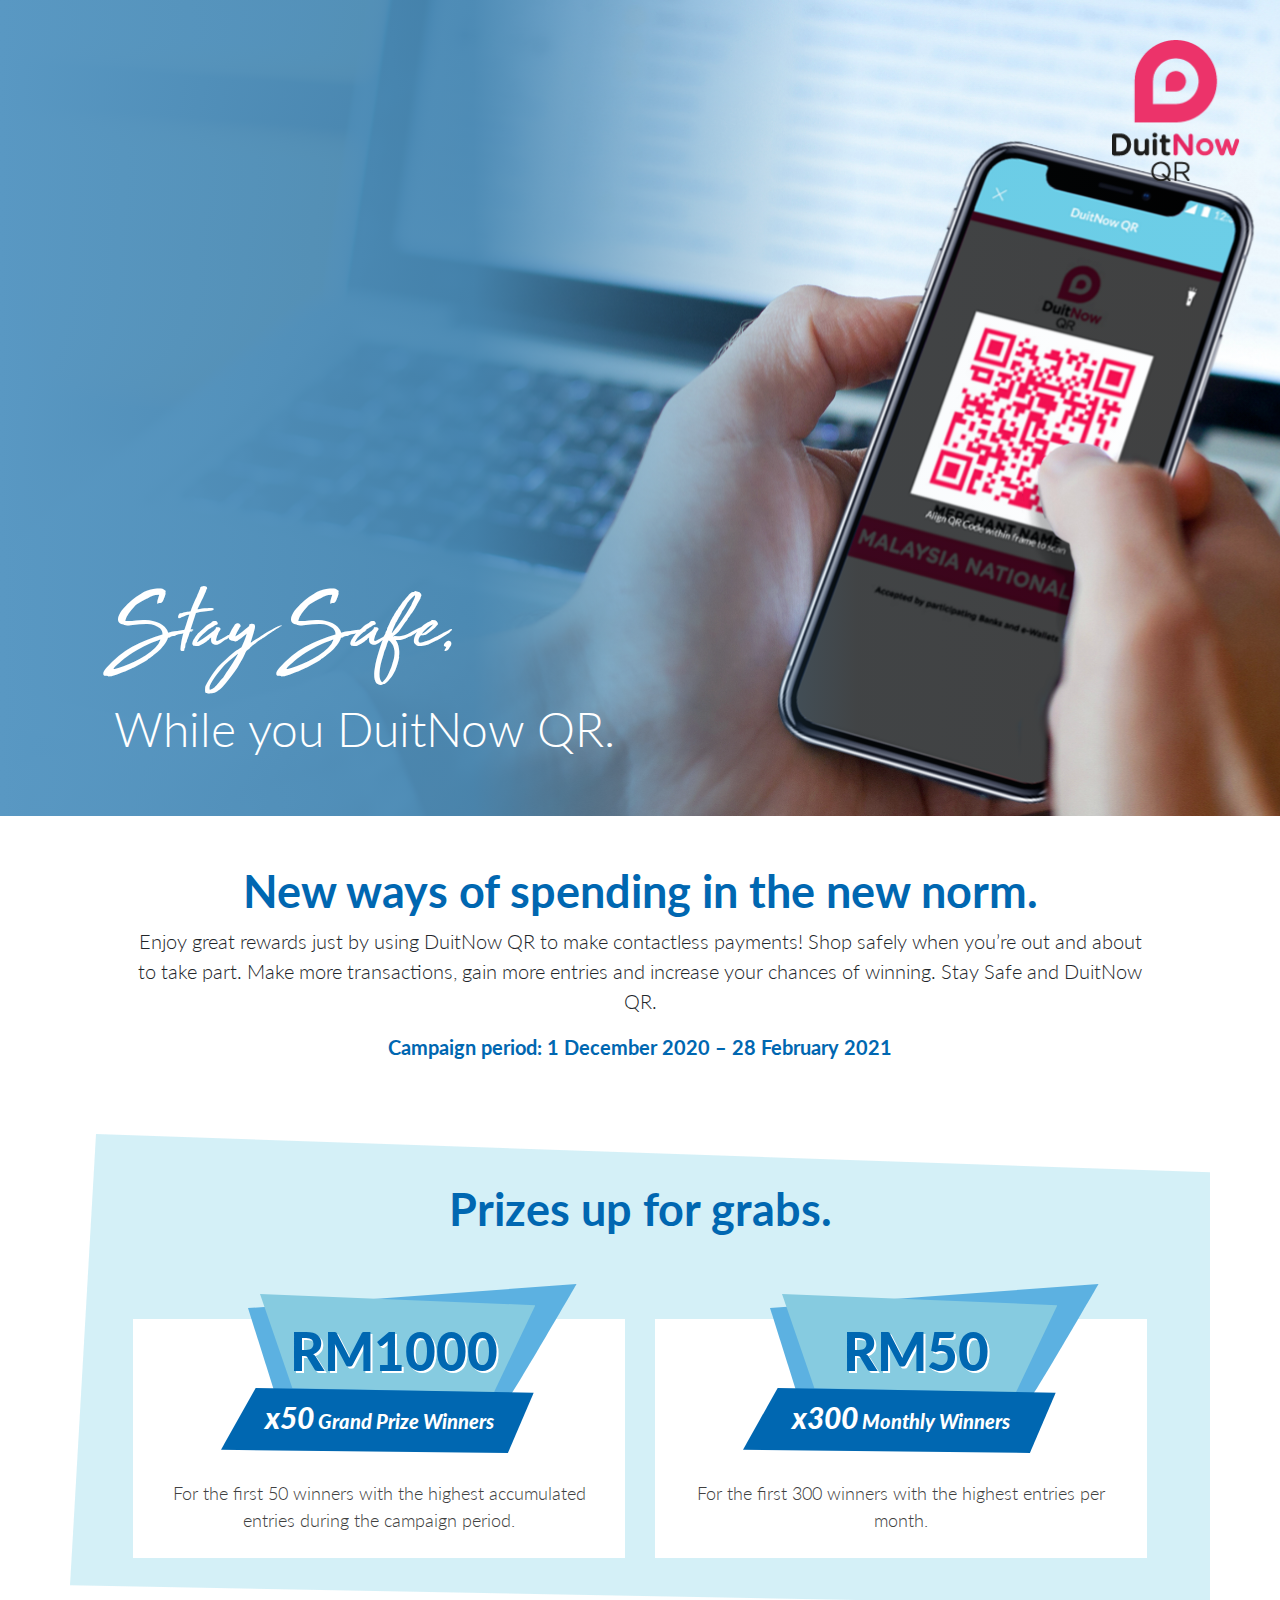
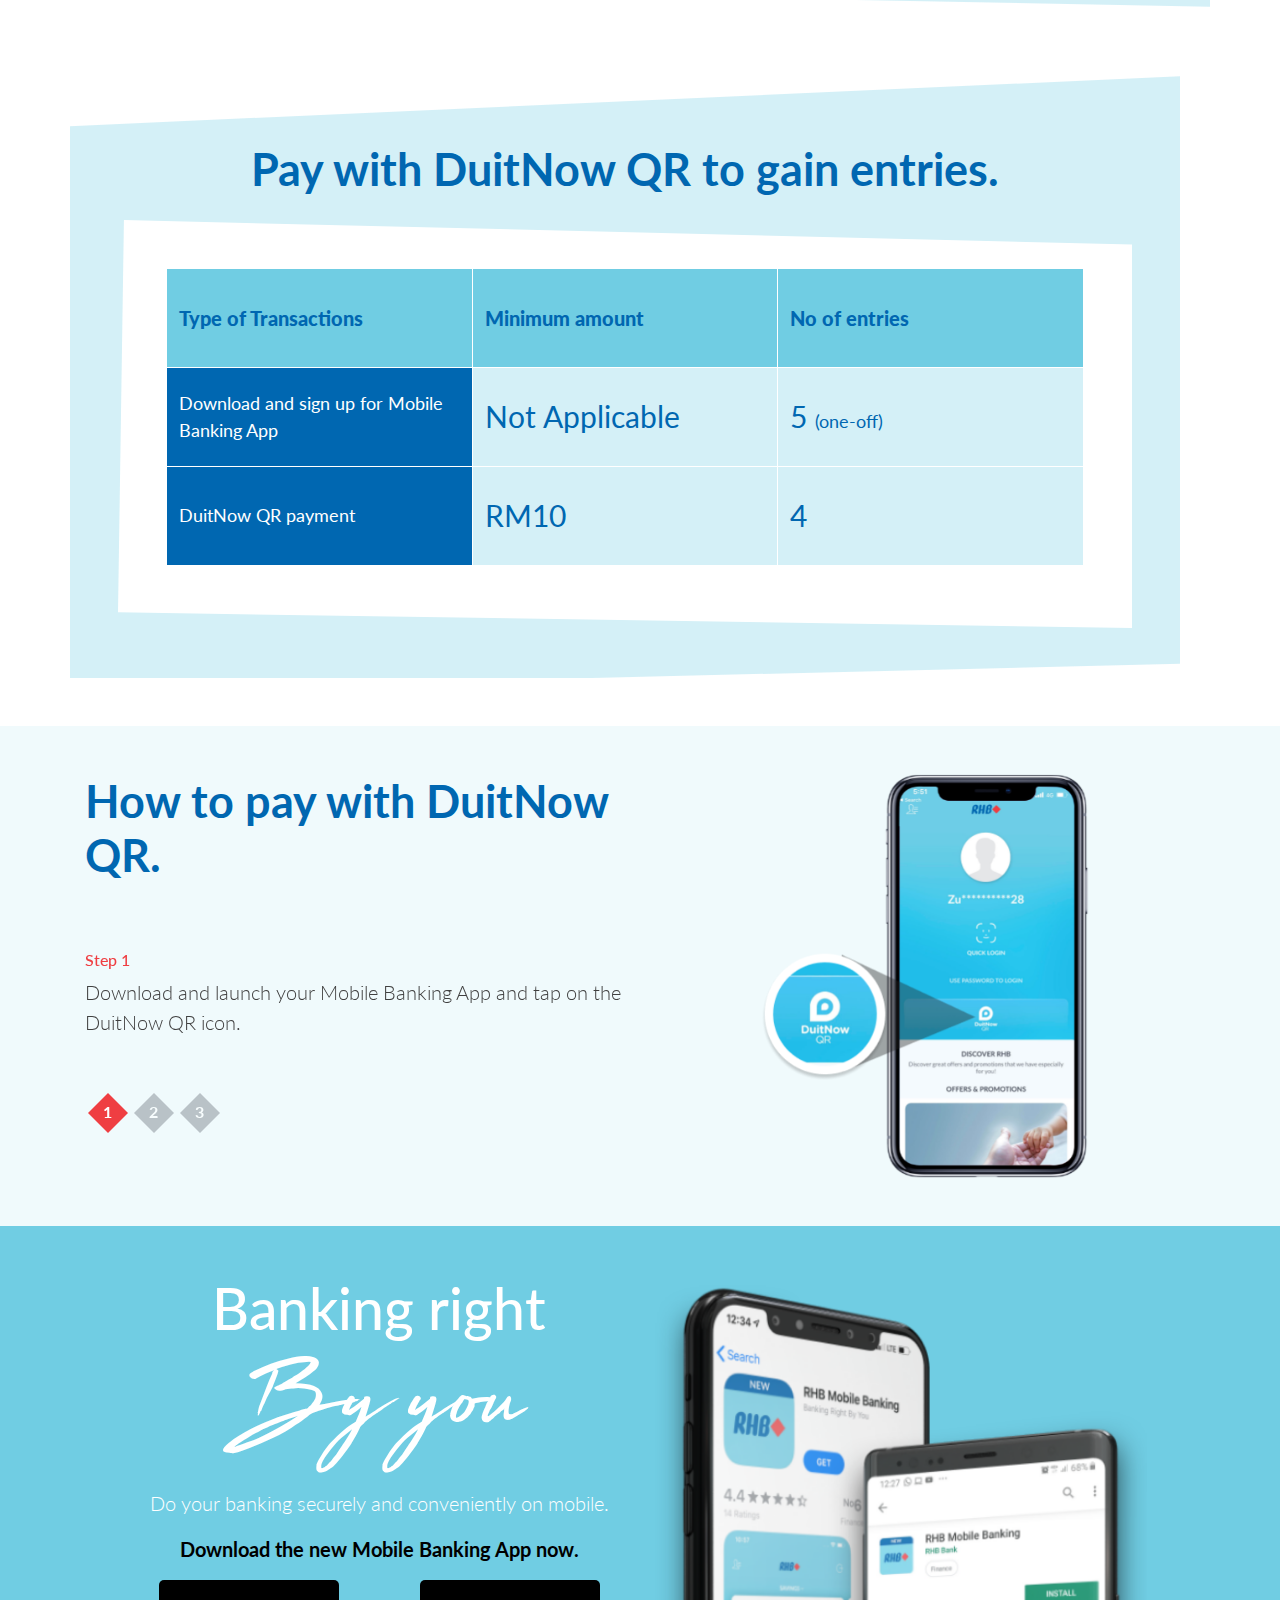
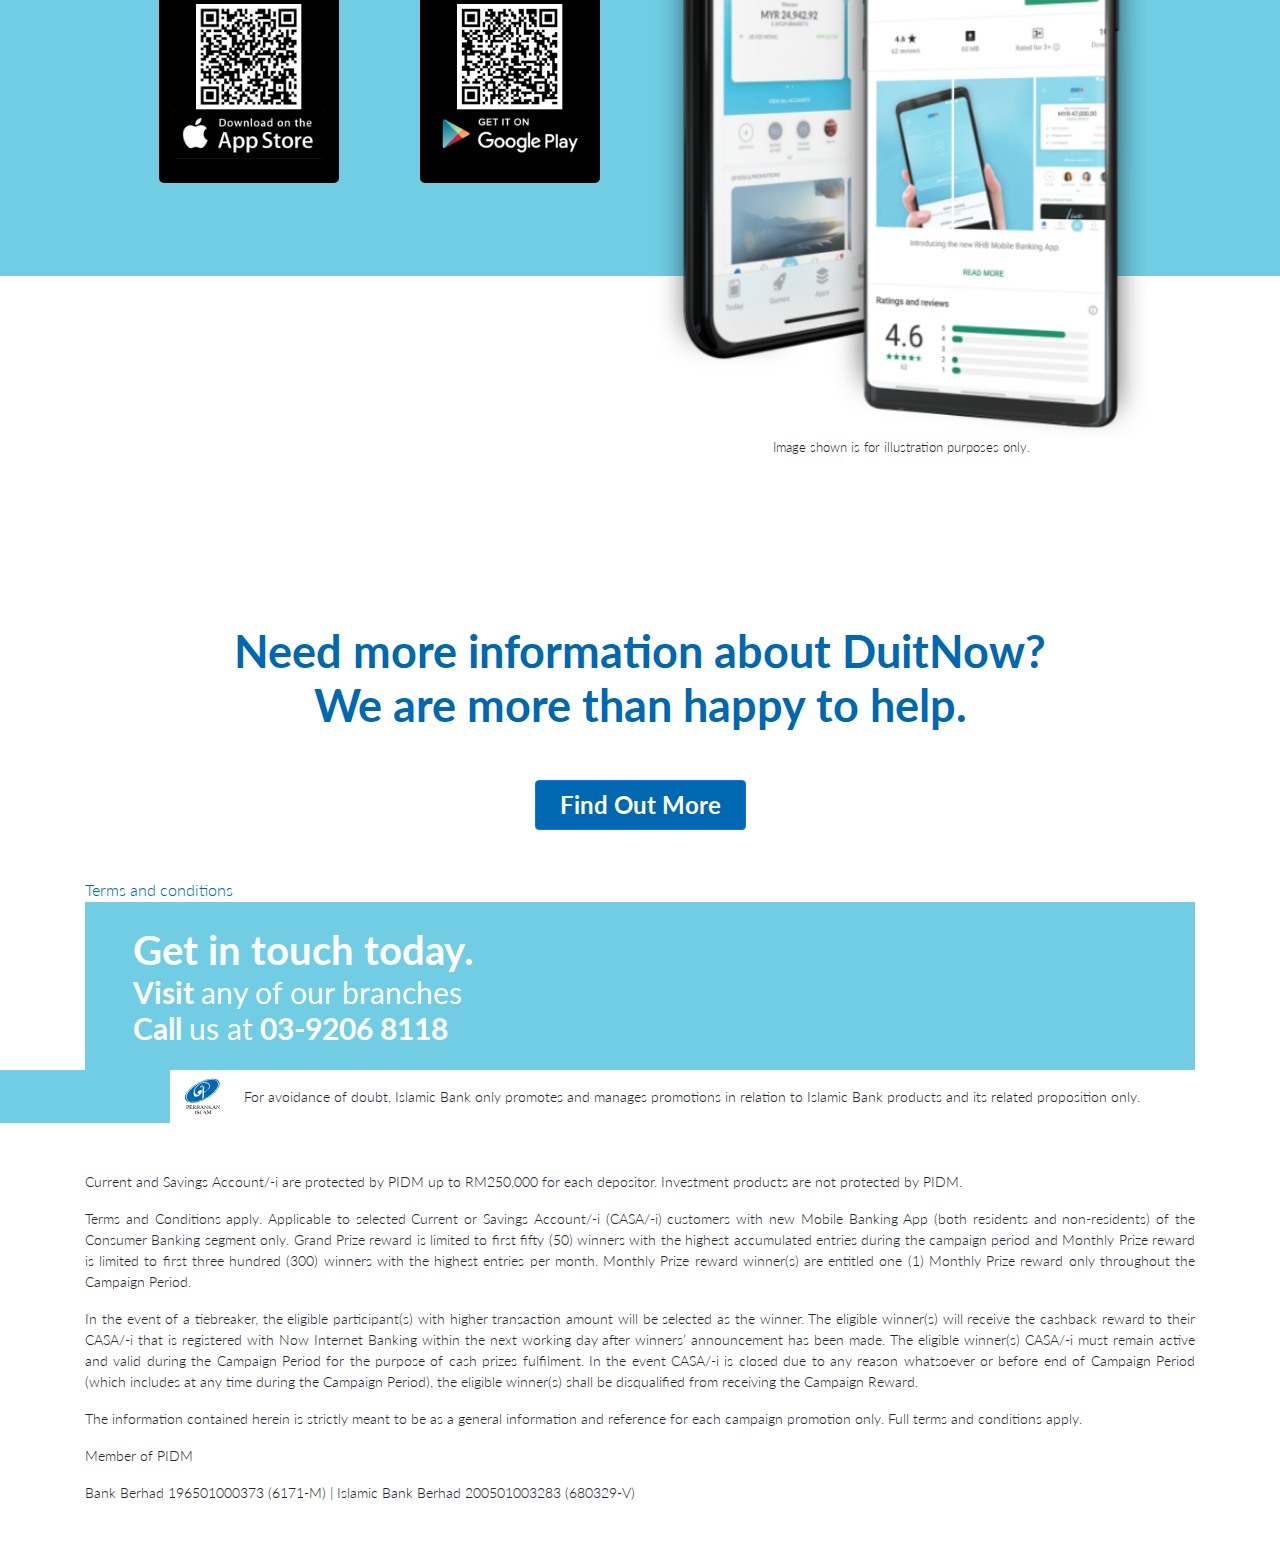
<file: index.html>
<!DOCTYPE html>
<html lang="en">
<head>
    <meta charset="UTF-8">
    <meta http-equiv="X-UA-Compatible" content="IE=edge">
    <meta name="viewport" content="width=device-width, initial-scale=1.0">
    <link href="https://fonts.googleapis.com/css2?family=Lato:ital,wght@0,300;0,400;0,700;1,900&display=swap" rel="stylesheet">
    <link rel="stylesheet" href="css/bootstrap.min.css">
    <link rel="stylesheet" href="css/custom.css">
    <title>EDM RHB</title>
</head>
<body>

    <section class="hero">
        <img class="img-fluid" src="images/Group_74547.png" alt="DuitNow">
        <div class="d-flex flex-column justify-content-end ml-md-4">
            <h1 class="title mb-0">Stay Safe,</h1>
            <h4 class="subtitle">While you DuitNow QR.</h4>
        </div>
    </section>
    <section>
        <div class="container">
            <div class="row text-center p-2 p-md-5 mb-5 mb-md-2">
                <div class="col-md-12">
                    <h3 class="section-title">New ways of spending in the new norm.</h3>
                    <p> Enjoy great rewards just by using DuitNow QR to make contactless payments! Shop safely when you’re out and about to take part. Make more transactions, gain more entries and increase your chances of winning. Stay Safe and DuitNow QR.</p>
                    <p class="font-weight-bold text-primary"> Campaign period: 1 December 2020 – 28 February 2021</p>
                </div>
            </div>
        </div>
    </section>
    <section id="bg" class="mx-2 mx-sm-4 mx-md-auto">
        <div class="container">
            <div id="prizes" class="row text-center p-2 p-md-5 mb-5">
                <div class="col-md-12">
                    <h3 class="section-title mb-5">Prizes up for grabs.</h3>
                </div>
                <div class="col-md-6">
                    <div class="prizes-details">
                        <svg class="shape1" xmlns="http://www.w3.org/2000/svg" width="328.563" height="116.074" viewBox="0 0 328.563 116.074">
                            <path id="Path_25348" data-name="Path 25348" d="M0,24.092,328.563,0s-67.3,116.074-69.721,116.074-231.429-5.135-231.429-5.135Z" transform="translate(0 0.001)" fill="#5cb1e1"/>
                          </svg>
                          <svg class="shape2" xmlns="http://www.w3.org/2000/svg" width="275.397" height="98.354" viewBox="0 0 275.397 98.354">
                            <path id="Path_25350" data-name="Path 25350" d="M12.846,12.061l32.4,94.334,201.557,4.02,41.441-87.148Z" transform="translate(-12.846 -12.061)" fill="#86cbe0"/>
                          </svg>
                          <h4 class="amount">RM1000</h4>
                          <svg class="shape3" xmlns="http://www.w3.org/2000/svg" width="312.716" height="65.005" viewBox="0 0 312.716 65.005">
                            <path id="Path_25349" data-name="Path 25349" d="M139.4,30.058l278.039,4.656-25.82,60.349-286.9-3.2Z" transform="translate(-104.726 -30.058)" fill="#0067b1"/>
                          </svg>
                          <p class="winners"><span>x50</span> Grand Prize Winners</p>
                          <p class="p-2 py-md-4 px-md-3 others">For the first 50 winners with the highest accumulated entries during the campaign period.</p>
                    </div>
                </div>
                <div class="col-md-6">
                    <div class="prizes-details">
                        <svg class="shape1" xmlns="http://www.w3.org/2000/svg" width="328.563" height="116.074" viewBox="0 0 328.563 116.074">
                            <path id="Path_25348" data-name="Path 25348" d="M0,24.092,328.563,0s-67.3,116.074-69.721,116.074-231.429-5.135-231.429-5.135Z" transform="translate(0 0.001)" fill="#5cb1e1"/>
                          </svg>
                          <svg class="shape2" xmlns="http://www.w3.org/2000/svg" width="275.397" height="98.354" viewBox="0 0 275.397 98.354">
                            <path id="Path_25350" data-name="Path 25350" d="M12.846,12.061l32.4,94.334,201.557,4.02,41.441-87.148Z" transform="translate(-12.846 -12.061)" fill="#86cbe0"/>
                          </svg>
                          <h4 class="amount">RM50</h4>
                          <svg class="shape3" xmlns="http://www.w3.org/2000/svg" width="312.716" height="65.005" viewBox="0 0 312.716 65.005">
                            <path id="Path_25349" data-name="Path 25349" d="M139.4,30.058l278.039,4.656-25.82,60.349-286.9-3.2Z" transform="translate(-104.726 -30.058)" fill="#0067b1"/>
                          </svg>
                          <p class="winners"><span>x300</span> Monthly Winners</p>
                          <p class="p-2 py-md-4 px-md-3 others">For the first 300 winners with the highest entries per month.</p>
                    </div>
                </div>
            </div>
            <div id="entries" class="row mb-0 mb-md-5 p-2 p-md-5 mb-5 justify-content-center">
                <div class="col-md-12 text-center">
                    <h3 class="section-title my-2 my-md-4">Pay with DuitNow QR to gain entries.</h3>
                </div>
                <div class="table-responsive col-auto p-md-5">
                    <table class="table table-bordered align-middle">
                        <thead>
                            <tr>
                                <th>Type of Transactions</th>
                                <th>Minimum amount</th>
                                <th>No of entries</th>
                            </tr>
                        </thead>
                        <tbody>
                            <tr>
                                <th>Download and sign up for  Mobile Banking App </th>
                                <td>Not Applicable</td>
                                <td>5 <span>(one-off)</span> </td>
                            </tr>
                            <tr>
                                <th>DuitNow QR payment</th>
                                <td>RM10</td>
                                <td>4</td>
                            </tr>
                        </tbody>
                    </table>
                </div>
            </div>
        </div>
    </section>
    <section id="paywith" class="p-5 d-none d-md-block">
        <div class="container">
            <div class="row">
                <div class="col-md-6">
                    <h3 class="section-title mb-md-2 mb-lg-5">How to pay with DuitNow QR.</h3>
                    <div>
                        <div id="carouselExampleCaptions" class="carousel slide" data-ride="carousel">
                            <div class="carousel-inner">
                                <div class="carousel-item active">
                                    <div class="carousel-caption d-none d-md-block">
                                        <h6>Step 1</h6>
                                        <p>Download and launch your  Mobile Banking App and tap on the DuitNow QR icon.</p>
                                    </div>
                                </div>
                                <div class="carousel-item">
                                    <div class="carousel-caption d-none d-md-block">
                                        <h6>Step 2</h6>
                                        <p>Download and launch your  Mobile Banking App and tap on the DuitNow QR icon.</p>
                                    </div>
                                </div>
                                <div class="carousel-item">
                                    <div class="carousel-caption d-none d-md-block">
                                        <h6>Step 3</h6>
                                        <p>Download and launch your  Mobile Banking App and tap on the DuitNow QR icon.</p>
                                    </div>
                                </div>
                            </div>
                            <ol class="carousel-indicators">
                              <li data-target="#carouselExampleCaptions" data-slide-to="0" class="active">
                                  <p>1</p>
                                </li>
                              <li data-target="#carouselExampleCaptions" data-slide-to="1">
                                <p>2</p>
                            </li>
                              <li data-target="#carouselExampleCaptions" data-slide-to="2">
                                <p>3</p>
                            </li>
                            </ol>
                        </div>
                    </div>
                </div>
                <div class="col-md-6">
                    <img class="img-fluid" src="images/pay-qr-step1.png" alt="Pay QR Step1">
                </div>
            </div>
        </div>
    </section>
    <section id="mobileapp">
        <div class="container">
            <div class="row p-5 text-center">
                <div class="col-sm-6">
                    <div class="app-details">
                        <h1 id="banking-right">Banking right</h1>
                        <h1 id="by-you">By you</h1>
                        <p id="secure">Do your banking securely and conveniently on mobile.</p>
                        <p id="download">Download the new Mobile Banking App now.</p>
                    </div>
                    <div class="row justify-content-md-around">
                        <div class="col-6 col-md-6 qr py-0 px-1 py-md-4 px-md-2">
                            <img class="d-none d-lg-block m-auto" src="images/ios_QR.png" alt="">
                            <img class="img-fluid" src="images/Mask_Group_10.png" alt="">
                        </div>
                        <div class="col-6 col-md-6 qr py-0 px-1 py-md-4 px-md-2">
                            <img class="d-none d-lg-block m-auto" src="images/android_QR_code.png" alt="">
                            <img class="img-fluid" src="images/Mask_Group_11.png" alt="">
                        </div>
                    </div>
                </div>
                <div class="col-sm-6">
                    <img class="img-fluid" src="images/Mask_Group_2.png" alt="Pay QR Step1">
                    <p id="purpose">Image shown is for illustration purposes only.</p>
                </div>
            </div>
        </div>
    </section>
    <section id="information">
        <div class="container">
            <div class="row text-center p-4 p-md-5">
                <div class="col-md-12">
                    <h3 class="section-title mb-0 d-none d-md-block">Need more information about DuitNow?</h3>
                    <h3 class="section-title mb-5 d-none d-md-block">We are more than happy to help.</h3>
                    <h3 class="section-title mb-4 d-block d-md-none">Pay with DuitNow QR today.</h3>
                    <a href="#" class="btn btn-primary px-4">Find Out More</a>
                </div>
            </div>
        </div>
    </section>
    <section id="terms">
        <div class="container">
            <div class="row">
                <div class="col-md-12">
                    <p class="p-terms mb-0">Terms and conditions </p>
                    <div class="contact py-4 px-5">
                        <h3>Get in touch today.</h3>
                        <h3>Visit <span>any of our branches</span></h3>
                        <h3>Call <span>us at</span> 03-9206 8118</h3>
                    </div>
                    <div class="d-flex">
                        <img src="images/Group 12587.svg" alt="">
                        <p class="ml-4 mt-3">For avoidance of doubt,  Islamic Bank only promotes and manages promotions in relation to Islamic Bank products and its related proposition only.</p>
                    </div>
                </div>
            </div>
            <div class="row py-md-5">
                <div class="col-md-12">
                    <p>Current and Savings Account/-i are protected by PIDM up to RM250,000 for each depositor. Investment products are not protected by PIDM.</p>
    
                    <p>Terms and Conditions apply. Applicable to selected Current or Savings Account/-i (CASA/-i) customers with new Mobile Banking App (both residents and non-residents) of the Consumer Banking segment only. Grand Prize reward is limited to first fifty (50) winners with the highest accumulated entries during the campaign period and Monthly Prize reward is limited to first three hundred (300) winners with the highest entries per month. Monthly Prize reward winner(s) are entitled one (1) Monthly Prize reward only throughout the Campaign Period.</p> 
                
                    <p>In the event of a tiebreaker, the eligible participant(s) with higher transaction amount will be selected as the winner. The eligible winner(s) will receive the cashback reward to their CASA/-i that is registered with  Now Internet Banking within the next working day after winners’ announcement has been made. The eligible winner(s) CASA/-i must remain active and valid during the Campaign Period for the purpose of cash prizes fulfilment. In the event CASA/-i is closed due to any reason whatsoever or before end of Campaign Period (which includes at any time during the Campaign Period), the eligible winner(s) shall be disqualified from receiving the Campaign Reward.</p>
                
                    <p>The information contained herein is strictly meant to be as a general information and reference for each campaign promotion only. Full terms and conditions apply.</p>
                    
                    <p>Member of PIDM</p> 
                    <p>Bank Berhad 196501000373 (6171-M) | Islamic Bank Berhad 200501003283 (680329-V)
                    </p>
                </div>
            </div>
        </div>
    </section>

    <script src="js/jquery/jquery-3.6.0.min.js"></script>
    <script src="js/bootstrap/bootstrap.min.js"></script>
    
</body>
</html>
</file>
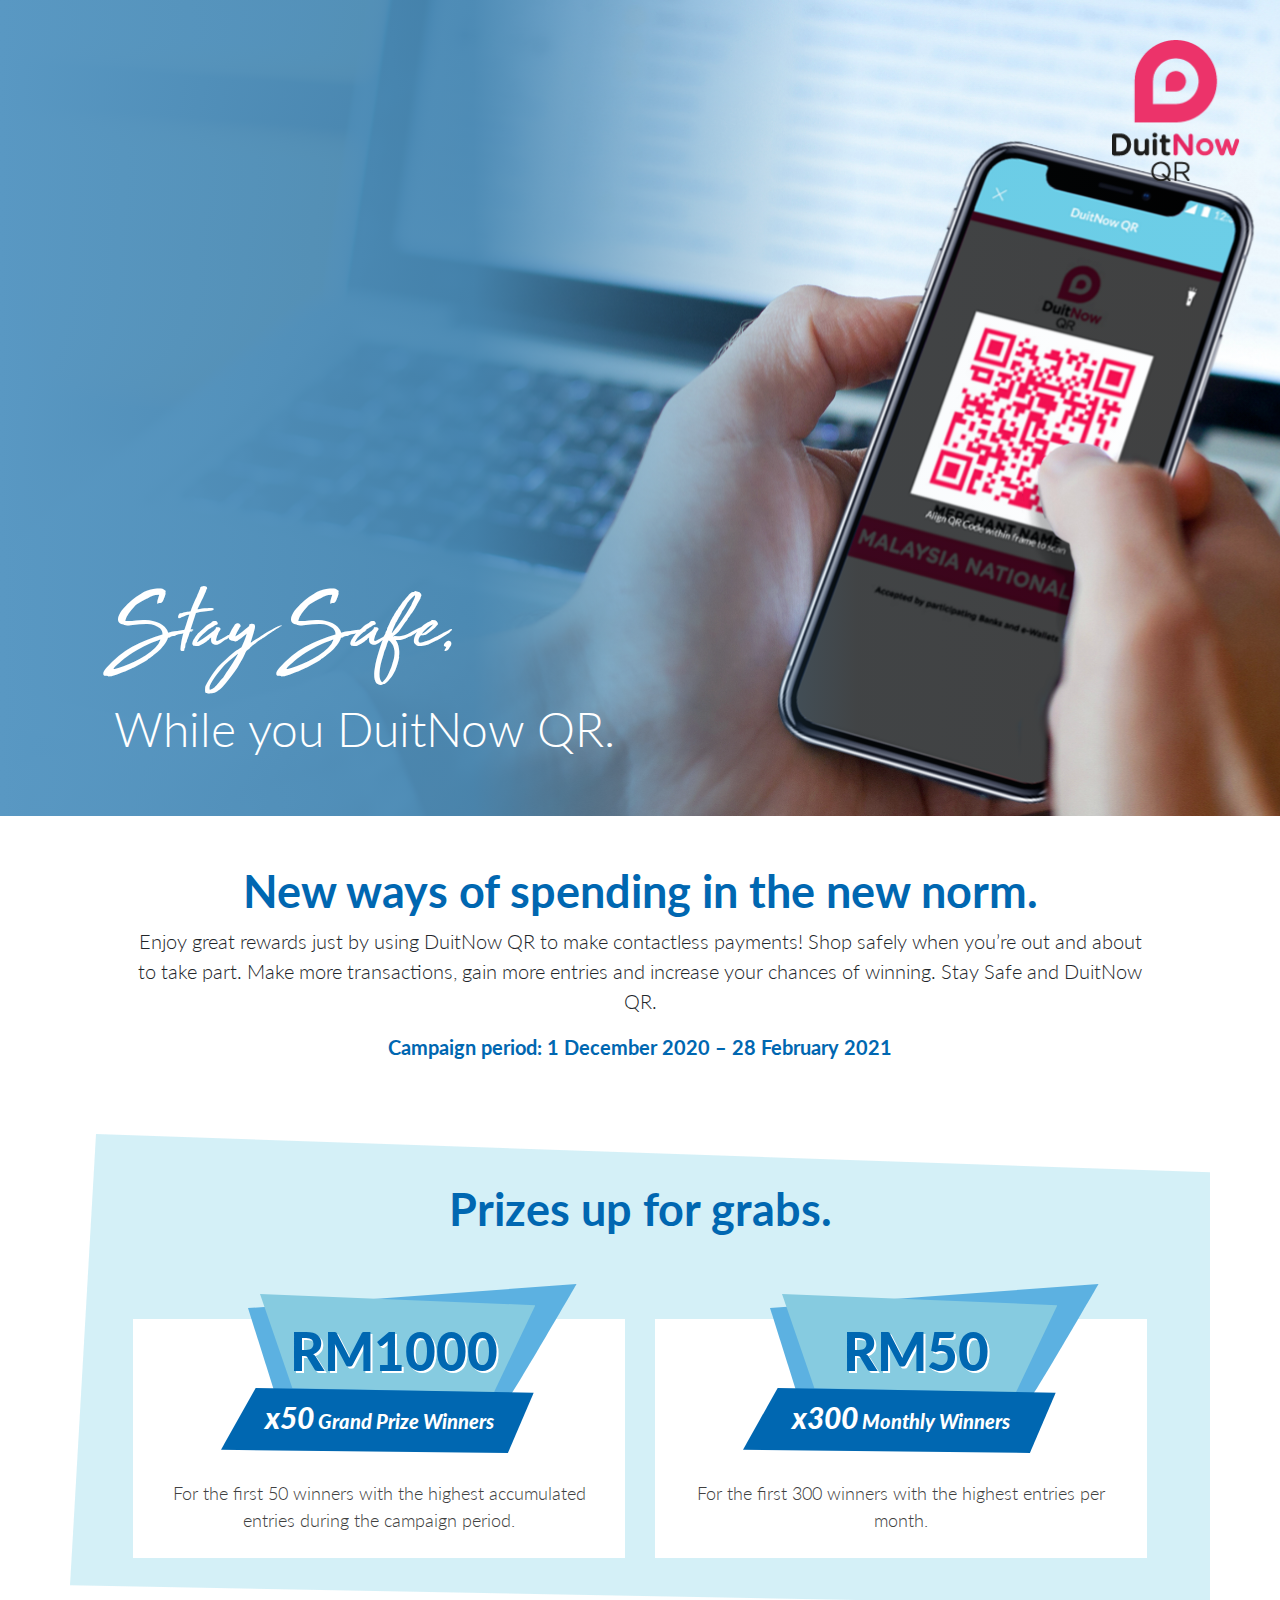
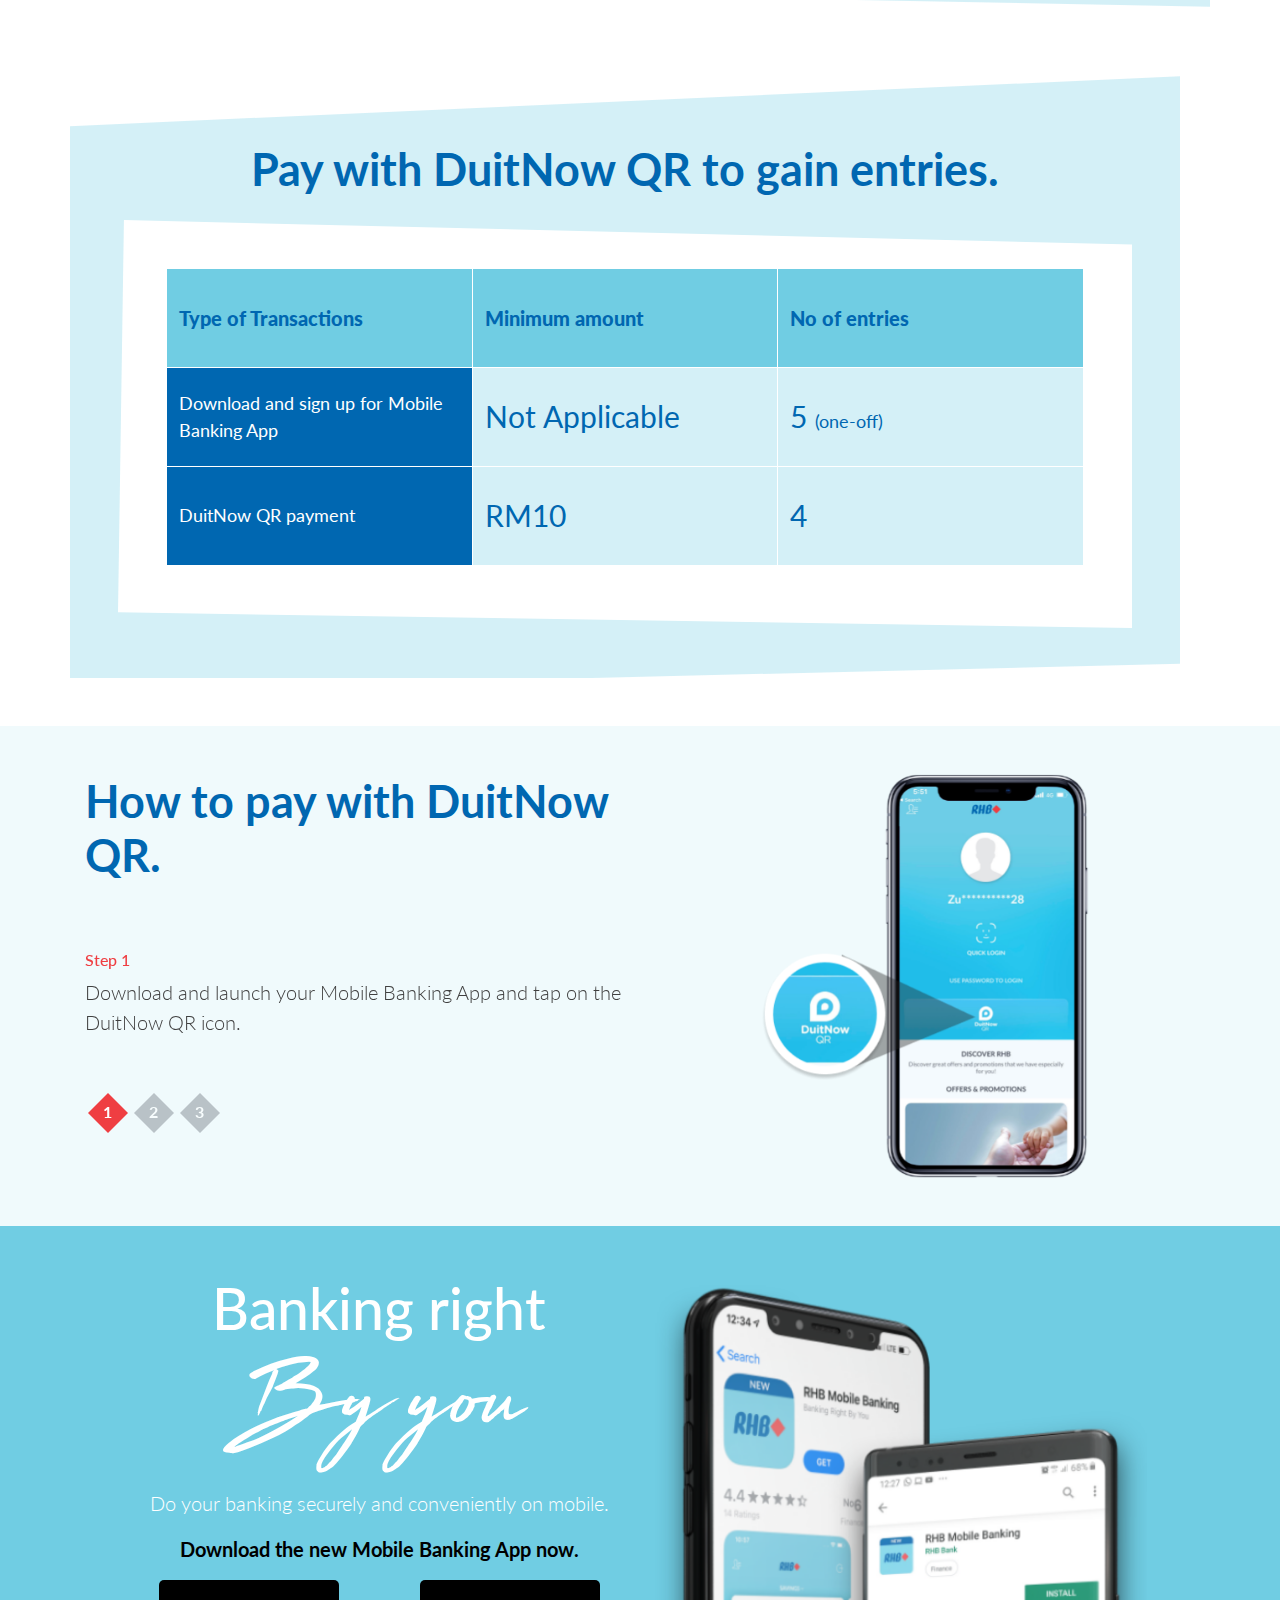
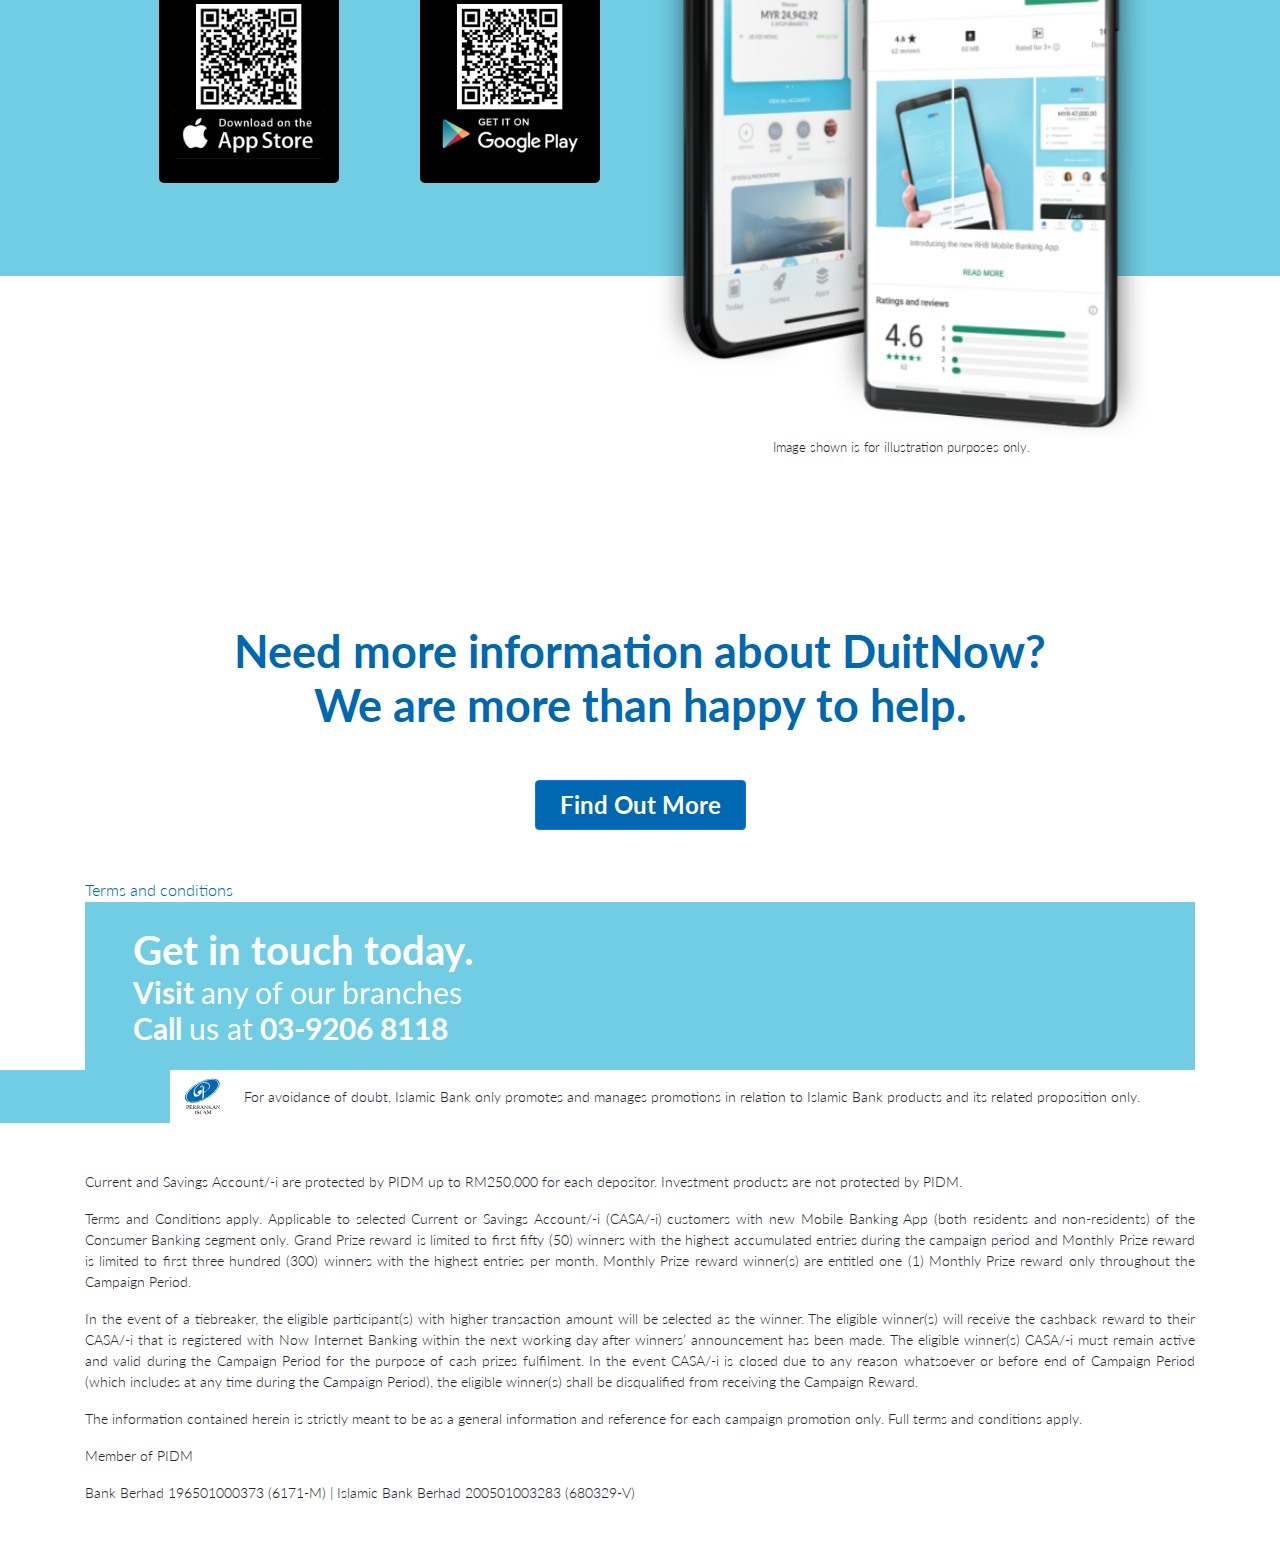
<file: index - vscode.html>
<!DOCTYPE html>
<html lang="en">
<head>
    <meta charset="UTF-8">
    <meta http-equiv="X-UA-Compatible" content="IE=edge">
    <meta name="viewport" content="width=device-width, initial-scale=1.0">
    <link href="https://fonts.googleapis.com/css2?family=Lato:ital,wght@0,300;0,400;0,700;1,900&display=swap" rel="stylesheet">
    <link rel="stylesheet" href="/css/bootstrap.min.css">
    <link rel="stylesheet" href="/css/custom.css">
    <title>EDM RHB</title>
</head>
<body>

    <section class="hero">
        <img class="img-fluid" src="images/Group_74547.png" alt="DuitNow">
        <div class="d-flex flex-column justify-content-end ml-md-4">
            <h1 class="title mb-0">Stay Safe,</h1>
            <h4 class="subtitle">While you DuitNow QR.</h4>
        </div>
    </section>
    <section>
        <div class="container">
            <div class="row text-center p-2 p-md-5 mb-5 mb-md-2">
                <div class="col-md-12">
                    <h3 class="section-title">New ways of spending in the new norm.</h3>
                    <p> Enjoy great rewards just by using DuitNow QR to make contactless payments! Shop safely when you’re out and about to take part. Make more transactions, gain more entries and increase your chances of winning. Stay Safe and DuitNow QR.</p>
                    <p class="font-weight-bold text-primary"> Campaign period: 1 December 2020 – 28 February 2021</p>
                </div>
            </div>
        </div>
    </section>
    <section id="bg" class="mx-2 mx-sm-4 mx-md-auto">
        <div class="container">
            <div id="prizes" class="row text-center p-2 p-md-5 mb-5">
                <div class="col-md-12">
                    <h3 class="section-title mb-5">Prizes up for grabs.</h3>
                </div>
                <div class="col-md-6">
                    <div class="prizes-details">
                        <svg class="shape1" xmlns="http://www.w3.org/2000/svg" width="328.563" height="116.074" viewBox="0 0 328.563 116.074">
                            <path id="Path_25348" data-name="Path 25348" d="M0,24.092,328.563,0s-67.3,116.074-69.721,116.074-231.429-5.135-231.429-5.135Z" transform="translate(0 0.001)" fill="#5cb1e1"/>
                          </svg>
                          <svg class="shape2" xmlns="http://www.w3.org/2000/svg" width="275.397" height="98.354" viewBox="0 0 275.397 98.354">
                            <path id="Path_25350" data-name="Path 25350" d="M12.846,12.061l32.4,94.334,201.557,4.02,41.441-87.148Z" transform="translate(-12.846 -12.061)" fill="#86cbe0"/>
                          </svg>
                          <h4 class="amount">RM1000</h4>
                          <svg class="shape3" xmlns="http://www.w3.org/2000/svg" width="312.716" height="65.005" viewBox="0 0 312.716 65.005">
                            <path id="Path_25349" data-name="Path 25349" d="M139.4,30.058l278.039,4.656-25.82,60.349-286.9-3.2Z" transform="translate(-104.726 -30.058)" fill="#0067b1"/>
                          </svg>
                          <p class="winners"><span>x50</span> Grand Prize Winners</p>
                          <p class="p-2 py-md-4 px-md-3 others">For the first 50 winners with the highest accumulated entries during the campaign period.</p>
                    </div>
                </div>
                <div class="col-md-6">
                    <div class="prizes-details">
                        <svg class="shape1" xmlns="http://www.w3.org/2000/svg" width="328.563" height="116.074" viewBox="0 0 328.563 116.074">
                            <path id="Path_25348" data-name="Path 25348" d="M0,24.092,328.563,0s-67.3,116.074-69.721,116.074-231.429-5.135-231.429-5.135Z" transform="translate(0 0.001)" fill="#5cb1e1"/>
                          </svg>
                          <svg class="shape2" xmlns="http://www.w3.org/2000/svg" width="275.397" height="98.354" viewBox="0 0 275.397 98.354">
                            <path id="Path_25350" data-name="Path 25350" d="M12.846,12.061l32.4,94.334,201.557,4.02,41.441-87.148Z" transform="translate(-12.846 -12.061)" fill="#86cbe0"/>
                          </svg>
                          <h4 class="amount">RM50</h4>
                          <svg class="shape3" xmlns="http://www.w3.org/2000/svg" width="312.716" height="65.005" viewBox="0 0 312.716 65.005">
                            <path id="Path_25349" data-name="Path 25349" d="M139.4,30.058l278.039,4.656-25.82,60.349-286.9-3.2Z" transform="translate(-104.726 -30.058)" fill="#0067b1"/>
                          </svg>
                          <p class="winners"><span>x300</span> Monthly Winners</p>
                          <p class="p-2 py-md-4 px-md-3 others">For the first 300 winners with the highest entries per month.</p>
                    </div>
                </div>
            </div>
            <div id="entries" class="row mb-0 mb-md-5 p-2 p-md-5 mb-5 justify-content-center">
                <div class="col-md-12 text-center">
                    <h3 class="section-title my-2 my-md-4">Pay with DuitNow QR to gain entries.</h3>
                </div>
                <div class="table-responsive col-auto p-md-5">
                    <table class="table table-bordered align-middle">
                        <thead>
                            <tr>
                                <th>Type of Transactions</th>
                                <th>Minimum amount</th>
                                <th>No of entries</th>
                            </tr>
                        </thead>
                        <tbody>
                            <tr>
                                <th>Download and sign up for  Mobile Banking App </th>
                                <td>Not Applicable</td>
                                <td>5 <span>(one-off)</span> </td>
                            </tr>
                            <tr>
                                <th>DuitNow QR payment</th>
                                <td>RM10</td>
                                <td>4</td>
                            </tr>
                        </tbody>
                    </table>
                </div>
            </div>
        </div>
    </section>
    <section id="paywith" class="p-5 d-none d-md-block">
        <div class="container">
            <div class="row">
                <div class="col-md-6">
                    <h3 class="section-title mb-md-2 mb-lg-5">How to pay with DuitNow QR.</h3>
                    <div>
                        <div id="carouselExampleCaptions" class="carousel slide" data-ride="carousel">
                            <div class="carousel-inner">
                                <div class="carousel-item active">
                                    <div class="carousel-caption d-none d-md-block">
                                        <h6>Step 1</h6>
                                        <p>Download and launch your  Mobile Banking App and tap on the DuitNow QR icon.</p>
                                    </div>
                                </div>
                                <div class="carousel-item">
                                    <div class="carousel-caption d-none d-md-block">
                                        <h6>Step 2</h6>
                                        <p>Download and launch your  Mobile Banking App and tap on the DuitNow QR icon.</p>
                                    </div>
                                </div>
                                <div class="carousel-item">
                                    <div class="carousel-caption d-none d-md-block">
                                        <h6>Step 3</h6>
                                        <p>Download and launch your  Mobile Banking App and tap on the DuitNow QR icon.</p>
                                    </div>
                                </div>
                            </div>
                            <ol class="carousel-indicators">
                              <li data-target="#carouselExampleCaptions" data-slide-to="0" class="active">
                                  <p>1</p>
                                </li>
                              <li data-target="#carouselExampleCaptions" data-slide-to="1">
                                <p>2</p>
                            </li>
                              <li data-target="#carouselExampleCaptions" data-slide-to="2">
                                <p>3</p>
                            </li>
                            </ol>
                        </div>
                    </div>
                </div>
                <div class="col-md-6">
                    <img class="img-fluid" src="/images/pay-qr-step1.png" alt="Pay QR Step1">
                </div>
            </div>
        </div>
    </section>
    <section id="mobileapp">
        <div class="container">
            <div class="row p-5 text-center">
                <div class="col-sm-6">
                    <div class="app-details">
                        <h1 id="banking-right">Banking right</h1>
                        <h1 id="by-you">By you</h1>
                        <p id="secure">Do your banking securely and conveniently on mobile.</p>
                        <p id="download">Download the new Mobile Banking App now.</p>
                    </div>
                    <div class="row justify-content-md-around">
                        <div class="col-6 col-md-6 qr py-0 px-1 py-md-4 px-md-2">
                            <img class="d-none d-lg-block m-auto" src="/images/ios_QR.png" alt="">
                            <img class="img-fluid" src="/images/Mask_Group_10.png" alt="">
                        </div>
                        <div class="col-6 col-md-6 qr py-0 px-1 py-md-4 px-md-2">
                            <img class="d-none d-lg-block m-auto" src="/images/android_QR_code.png" alt="">
                            <img class="img-fluid" src="/images/Mask_Group_11.png" alt="">
                        </div>
                    </div>
                </div>
                <div class="col-sm-6">
                    <img class="img-fluid" src="/images/Mask_Group_2.png" alt="Pay QR Step1">
                    <p id="purpose">Image shown is for illustration purposes only.</p>
                </div>
            </div>
        </div>
    </section>
    <section id="information">
        <div class="container">
            <div class="row text-center p-4 p-md-5">
                <div class="col-md-12">
                    <h3 class="section-title mb-0 d-none d-md-block">Need more information about DuitNow?</h3>
                    <h3 class="section-title mb-5 d-none d-md-block">We are more than happy to help.</h3>
                    <h3 class="section-title mb-4 d-block d-md-none">Pay with DuitNow QR today.</h3>
                    <a href="#" class="btn btn-primary px-4">Find Out More</a>
                </div>
            </div>
        </div>
    </section>
    <section id="terms">
        <div class="container">
            <div class="row">
                <div class="col-md-12">
                    <p class="p-terms mb-0">Terms and conditions </p>
                    <div class="contact py-4 px-5">
                        <h3>Get in touch today.</h3>
                        <h3>Visit <span>any of our branches</span></h3>
                        <h3>Call <span>us at</span> 03-9206 8118</h3>
                    </div>
                    <div class="d-flex">
                        <img src="/images/Group 12587.svg" alt="">
                        <p class="ml-4 mt-3">For avoidance of doubt,  Islamic Bank only promotes and manages promotions in relation to Islamic Bank products and its related proposition only.</p>
                    </div>
                </div>
            </div>
            <div class="row py-md-5">
                <div class="col-md-12">
                    <p>Current and Savings Account/-i are protected by PIDM up to RM250,000 for each depositor. Investment products are not protected by PIDM.</p>
    
                    <p>Terms and Conditions apply. Applicable to selected Current or Savings Account/-i (CASA/-i) customers with new Mobile Banking App (both residents and non-residents) of the Consumer Banking segment only. Grand Prize reward is limited to first fifty (50) winners with the highest accumulated entries during the campaign period and Monthly Prize reward is limited to first three hundred (300) winners with the highest entries per month. Monthly Prize reward winner(s) are entitled one (1) Monthly Prize reward only throughout the Campaign Period.</p> 
                
                    <p>In the event of a tiebreaker, the eligible participant(s) with higher transaction amount will be selected as the winner. The eligible winner(s) will receive the cashback reward to their CASA/-i that is registered with  Now Internet Banking within the next working day after winners’ announcement has been made. The eligible winner(s) CASA/-i must remain active and valid during the Campaign Period for the purpose of cash prizes fulfilment. In the event CASA/-i is closed due to any reason whatsoever or before end of Campaign Period (which includes at any time during the Campaign Period), the eligible winner(s) shall be disqualified from receiving the Campaign Reward.</p>
                
                    <p>The information contained herein is strictly meant to be as a general information and reference for each campaign promotion only. Full terms and conditions apply.</p>
                    
                    <p>Member of PIDM</p> 
                    <p>Bank Berhad 196501000373 (6171-M) | Islamic Bank Berhad 200501003283 (680329-V)
                    </p>
                </div>
            </div>
        </div>
    </section>

    <script src="/js/jquery/jquery-3.6.0.min.js"></script>
    <script src="/js/bootstrap/bootstrap.min.js"></script>
    
</body>
</html>
</file>
<file: css/custom.css>
@font-face {
  font-family: "high-tide";
  src: url("../font/High Tide - Demo.ttf") format("truetype");
}

body {
  margin: 0;
  padding: 0;
  font-family: 'Lato', sans-serif;
}

.section-title {
  color: #0067b1;
  font-size: 45px;
  font-weight: bold;
}

.text-primary {
  color: #0067b1 !important;
}

.btn-primary {
  background-color: #0067b1;
  font-weight: bold;
  font-size: 24px;
}

p {
  font-size: 20px;
  font-weight: 300;
}

.hero {
  background-image: -webkit-gradient(linear, left top, right top, from(#5998c3), color-stop(37%, rgba(71, 135, 178, 0.94)), color-stop(67%, rgba(95, 158, 201, 0.04)), to(rgba(89, 152, 195, 0))), url(/images/Mask_Group_211.png);
  background-image: linear-gradient(90deg, #5998c3 0%, rgba(71, 135, 178, 0.94) 37%, rgba(95, 158, 201, 0.04) 67%, rgba(89, 152, 195, 0) 100%), url('../images/Mask_Group_211.png');
  background-size: cover;
  height: 816px;
  width: 100%;
}

.hero img {
  height: auto;
  width: 128px;
  position: absolute;
  top: 40px;
  right: 40px;
}

.hero div {
  color: #fff;
  height: 100%;
  padding: 50px 90px;
  position: relative;
}

.hero div .title {
  font-family: 'high-tide';
  font-size: 100px;
}

.hero div .subtitle {
  font-size: 48px;
  font-weight: 300;
}

#prizes {
  background: url("../images/Path 25375.svg") no-repeat;
  height: 100%;
}

#prizes .prizes-details {
  background-color: #ffffff;
}

#prizes .prizes-details .amount {
  position: relative;
  font-size: 53px;
  font-weight: 900;
  padding-left: 30px;
  text-shadow: 2px 2px #ffffff;
  color: #0067b1;
  margin-top: 35px;
}

#prizes .prizes-details .winners {
  position: relative;
  font-weight: 900;
  font-style: italic;
  font-size: 20px;
  color: #ffffff;
  margin-top: 12px;
}

#prizes .prizes-details .winners span {
  font-size: 30px;
}

#prizes .prizes-details .shape1 {
  position: absolute;
  top: 0;
  left: 130px;
  z-index: 0;
}

#prizes .prizes-details .shape2 {
  position: absolute;
  top: 10px;
  left: 142px;
  z-index: 0;
}

#prizes .prizes-details .shape3 {
  position: absolute;
  top: 104px;
  left: 103px;
  z-index: 0;
}

#prizes .prizes-details p {
  font-size: 18px;
  color: #404040;
}

#entries {
  background: url("../images/Path 25378.svg") no-repeat;
  height: 100%;
  width: 100%;
}

#entries .table-responsive {
  background: url("../images/Path 25379.svg") no-repeat;
  height: 100%;
  width: 100%;
}

#entries .table-responsive .table {
  max-width: 969px;
}

#entries .table-responsive .table thead {
  background-color: #70cde3;
}

#entries .table-responsive .table thead tr th {
  border: 1px solid #ffffff;
  font-weight: 900;
  color: #0067b1;
  font-size: 20px;
  width: 33.3%;
  height: 99px;
  vertical-align: middle;
}

#entries .table-responsive .table tbody {
  background-color: rgba(112, 205, 227, 0.3);
}

#entries .table-responsive .table tbody tr th {
  border: 1px solid #ffffff;
  width: 33.3%;
  height: 99px;
  vertical-align: middle;
}

#entries .table-responsive .table tbody tr th:first-child {
  background-color: #0067b1;
  font-size: 18px;
  font-weight: 400;
  color: #ffffff;
}

#entries .table-responsive .table tbody tr td {
  border: 1px solid #ffffff;
  font-size: 30px;
  color: #0067b1;
  width: 33.3%;
  height: 99px;
  vertical-align: middle;
}

#entries .table-responsive .table tbody tr td span {
  font-size: 18px;
}

#entries .table-responsive .table.table-bordered {
  border: 1px solid #ffffff;
}

#paywith {
  background-color: rgba(112, 205, 227, 0.1);
}

#paywith .carousel .carousel-inner {
  overflow: visible;
}

#paywith .carousel .carousel-inner .carousel-caption {
  text-align: left;
  position: initial;
}

#paywith .carousel .carousel-inner .carousel-caption h6 {
  color: #ef3e42;
}

#paywith .carousel .carousel-inner .carousel-caption p {
  color: #404040;
}

#paywith .carousel .carousel-indicators {
  position: relative;
  -webkit-box-pack: start;
      -ms-flex-pack: start;
          justify-content: flex-start;
  margin: 0;
}

#paywith .carousel .carousel-indicators li {
  height: 0;
  width: 0;
  border: 20px solid transparent;
  border-bottom-color: #818A91;
  position: relative;
  top: 0;
  text-indent: 0;
}

#paywith .carousel .carousel-indicators li p {
  color: #ffffff;
  font-size: 16px;
  font-weight: bold;
  position: absolute;
  top: 7px;
  left: -5px;
}

#paywith .carousel .carousel-indicators li.active {
  border-bottom-color: #ef3e42;
}

#paywith .carousel .carousel-indicators li.active::after {
  border-top-color: #ef3e42;
}

#paywith .carousel .carousel-indicators li::after {
  content: '';
  position: absolute;
  left: -20px;
  top: 20px;
  width: 0;
  height: 0;
  border: 20px solid transparent;
  border-top-color: #818A91;
  z-index: -1;
}

#mobileapp {
  background-color: #70cde3;
  max-height: 650px;
  overflow-y: visible;
  margin-bottom: 300px;
}

#mobileapp .app-details #banking-right {
  font-size: 57px;
  color: #ffffff;
}

#mobileapp .app-details #by-you {
  font-family: 'high-tide';
  font-size: 108px;
  color: #ffffff;
}

#mobileapp .app-details #secure {
  font-size: 20px;
  color: #ffffff;
}

#mobileapp .app-details #download {
  font-size: 20px;
  font-weight: bold;
  color: #000000;
}

#mobileapp .qr {
  background-color: #000000;
  border-radius: 5px;
  max-width: 180px;
}

#mobileapp #purpose {
  font-size: 13px;
}

#terms .p-terms {
  font-size: 16px;
  color: #0067b1;
}

#terms .contact {
  background-color: #70cde3;
}

#terms .contact h3 {
  color: #ffffff;
  font-size: 30px;
  font-weight: bold;
  margin-bottom: 0;
}

#terms .contact h3:first-child {
  font-size: 40px;
}

#terms .contact h3 span {
  font-weight: 400;
}

#terms .d-flex {
  overflow-y: hidden;
  vertical-align: middle;
  margin-left: 100px;
}

#terms .d-flex::after {
  content: '';
  position: absolute;
  bottom: 0;
  left: -200px;
  height: 53px;
  width: 300px;
  background-color: #70cde3;
}

#terms p {
  font-size: 14px;
  text-align: justify;
}

@media (max-width: 1199px) {
  .hero div {
    padding: 20px;
  }
  #bg .container #prizes {
    height: 100%;
  }
  #bg .container #prizes .col-md-6 .prizes-details .amount {
    font-size: 45px;
    margin-top: 0px;
    padding-left: 0;
  }
  #bg .container #prizes .col-md-6 .prizes-details .winners {
    margin-top: 0;
    font-size: 18px;
  }
  #bg .container #prizes .col-md-6 .prizes-details .winners span {
    font-size: 24px;
  }
  #bg .container #prizes .col-md-6 .prizes-details .shape1 {
    position: absolute;
    top: -30px;
    left: 65px;
    z-index: 0;
    -webkit-transform: scale(0.9);
            transform: scale(0.9);
  }
  #bg .container #prizes .col-md-6 .prizes-details .shape2 {
    position: absolute;
    top: -25px;
    left: 80px;
    z-index: 0;
    -webkit-transform: scale(0.9);
            transform: scale(0.9);
  }
  #bg .container #prizes .col-md-6 .prizes-details .shape3 {
    position: absolute;
    top: 50px;
    left: 45px;
    z-index: 0;
    -webkit-transform: scale(0.9);
            transform: scale(0.9);
  }
  #mobileapp {
    margin-bottom: 180px;
  }
  #terms .d-flex::after {
    height: 75px;
  }
}

@media (max-width: 991px) {
  .section-title {
    font-size: 30px;
  }
  .hero {
    height: 100%;
  }
  .hero img {
    height: auto;
    width: 70px;
    top: 20px;
    right: 30px;
  }
  .hero div {
    padding: 20px;
    min-height: 440px;
  }
  .hero div .title {
    font-size: 70px;
  }
  .hero div .subtitle {
    font-size: 25px;
  }
  #bg .container #prizes {
    height: 100%;
  }
  #bg .container #prizes .col-md-6 .prizes-details .amount {
    font-size: 38px;
    margin-top: 0px;
    padding-left: 0;
  }
  #bg .container #prizes .col-md-6 .prizes-details .winners {
    margin-top: 20px;
    font-size: 16px;
  }
  #bg .container #prizes .col-md-6 .prizes-details .winners span {
    font-size: 20px;
  }
  #bg .container #prizes .col-md-6 .prizes-details .shape1 {
    position: absolute;
    top: -30px;
    left: 10px;
    z-index: 0;
    -webkit-transform: scale(0.8);
            transform: scale(0.8);
  }
  #bg .container #prizes .col-md-6 .prizes-details .shape2 {
    position: absolute;
    top: -25px;
    left: 25px;
    z-index: 0;
    -webkit-transform: scale(0.8);
            transform: scale(0.8);
  }
  #bg .container #prizes .col-md-6 .prizes-details .shape3 {
    position: absolute;
    top: 50px;
    left: 0;
    z-index: 0;
    -webkit-transform: scale(0.8);
            transform: scale(0.8);
  }
  #bg .container #prizes .col-md-6 .prizes-details .others {
    font-size: 16px;
  }
  #paywith p {
    font-size: 16px;
    margin-bottom: 0;
  }
  #mobileapp {
    margin-bottom: 80px;
    max-height: 450px;
  }
  #mobileapp .app-details #banking-right {
    font-size: 35px;
  }
  #mobileapp .app-details #by-you {
    font-size: 75px;
  }
  #mobileapp .app-details #secure {
    font-size: 14px;
  }
  #mobileapp .app-details #download {
    font-size: 14px;
  }
  #mobileapp .qr {
    background: none;
  }
  #mobileapp #purpose {
    font-size: 13px;
  }
  #terms .p-terms {
    font-size: 12px;
  }
  #terms .contact h3 {
    font-size: 18px;
  }
  #terms .contact h3:first-child {
    font-size: 24px;
  }
  #terms .contact::after {
    content: '';
    position: absolute;
    bottom: 85px;
    left: 0;
    height: 40px;
    width: 60px;
    background-color: #70cde3;
  }
  #terms .d-flex {
    margin-left: 0;
    margin-top: 40px;
  }
  #terms .d-flex::after {
    display: none;
  }
  #terms p {
    font-size: 12px;
    text-align: justify;
  }
}

@media (max-width: 767px) {
  .section-title {
    font-size: 20px;
  }
  p {
    font-size: 16px;
  }
  .hero img {
    height: auto;
    width: 30px;
    top: 15px;
    right: 15px;
  }
  .hero div {
    padding: 20px;
  }
  .hero div .title {
    font-size: 35px;
  }
  .hero div .subtitle {
    font-size: 18px;
  }
  #bg {
    background: rgba(112, 205, 227, 0.3);
  }
  #bg .container #prizes {
    height: 100%;
    background: none;
  }
  #bg .container #prizes .col-md-6 {
    margin-bottom: 40px;
  }
  #bg .container #prizes .col-md-6 .prizes-details .amount {
    font-size: 38px;
    margin-top: 0px;
    padding-left: 0;
  }
  #bg .container #prizes .col-md-6 .prizes-details .winners {
    margin-top: 20px;
    font-size: 16px;
  }
  #bg .container #prizes .col-md-6 .prizes-details .winners span {
    font-size: 20px;
  }
  #bg .container #prizes .col-md-6 .prizes-details .shape1 {
    position: absolute;
    top: -35px;
    left: 110px;
    z-index: 0;
    -webkit-transform: scale(0.8);
            transform: scale(0.8);
  }
  #bg .container #prizes .col-md-6 .prizes-details .shape2 {
    position: absolute;
    top: -25px;
    left: 125px;
    z-index: 0;
    -webkit-transform: scale(0.8);
            transform: scale(0.8);
  }
  #bg .container #prizes .col-md-6 .prizes-details .shape3 {
    position: absolute;
    top: 50px;
    left: 95px;
    z-index: 0;
    -webkit-transform: scale(0.8);
            transform: scale(0.8);
  }
  #bg .container #prizes .col-md-6 .prizes-details .others {
    font-size: 16px;
  }
  #bg .container #entries {
    background: none;
  }
  #bg .container #entries .table-responsive {
    background: none;
  }
  #bg .container #entries .table-responsive .table thead tr th {
    font-size: 16px;
  }
  #bg .container #entries .table-responsive .table tbody tr th:first-child {
    font-size: 16px;
  }
  #bg .container #entries .table-responsive .table tbody tr td {
    font-size: 16px;
  }
  #bg .container #entries .table-responsive .table tbody tr td span {
    font-size: 16px;
  }
  #mobileapp {
    margin-bottom: 60px;
  }
  #mobileapp .app-details #banking-right {
    font-size: 30px;
  }
  #mobileapp .app-details #by-you {
    font-size: 70px;
  }
  #mobileapp .qr {
    background: none;
  }
  #mobileapp #purpose {
    font-size: 13px;
  }
  #terms .p-terms {
    font-size: 12px;
  }
  #terms .contact h3 {
    font-size: 18px;
  }
  #terms .contact h3:first-child {
    font-size: 24px;
  }
  #terms .contact::after {
    content: '';
    position: absolute;
    bottom: 70px;
    left: -70px;
    height: 40px;
    width: 160px;
    background-color: #70cde3;
  }
  #terms .d-flex {
    margin-left: 0;
    margin-top: 40px;
  }
  #terms .d-flex::after {
    display: none;
  }
  #terms p {
    font-size: 12px;
    text-align: justify;
  }
}

@media (max-width: 575.98px) {
  .section-title {
    font-size: 20px;
  }
  .btn-primary {
    font-size: 16px;
  }
  .hero {
    height: 218px;
  }
  .hero img {
    height: auto;
    width: 30px;
    top: 15px;
    right: 15px;
  }
  .hero div {
    padding: 20px;
  }
  .hero div .title {
    font-size: 35px;
  }
  .hero div .subtitle {
    font-size: 18px;
  }
  #bg {
    background: rgba(112, 205, 227, 0.3);
  }
  #bg .container #prizes {
    height: 100%;
    background: none;
  }
  #bg .container #prizes .col-md-6 {
    margin-bottom: 40px;
  }
  #bg .container #prizes .col-md-6 .prizes-details .amount {
    font-size: 38px;
    margin-top: 0px;
    padding-left: 0;
  }
  #bg .container #prizes .col-md-6 .prizes-details .winners {
    margin-top: 20px;
    font-size: 16px;
  }
  #bg .container #prizes .col-md-6 .prizes-details .winners span {
    font-size: 20px;
  }
  #bg .container #prizes .col-md-6 .prizes-details .shape1 {
    position: absolute;
    top: -30px;
    left: 10px;
    z-index: 0;
    -webkit-transform: scale(0.8);
            transform: scale(0.8);
  }
  #bg .container #prizes .col-md-6 .prizes-details .shape2 {
    position: absolute;
    top: -25px;
    left: 25px;
    z-index: 0;
    -webkit-transform: scale(0.8);
            transform: scale(0.8);
  }
  #bg .container #prizes .col-md-6 .prizes-details .shape3 {
    position: absolute;
    top: 50px;
    left: 0;
    z-index: 0;
    -webkit-transform: scale(0.8);
            transform: scale(0.8);
  }
  #bg .container #prizes .col-md-6 .prizes-details .others {
    font-size: 16px;
  }
  #bg .container #entries {
    background: none;
  }
  #bg .container #entries .table-responsive {
    background: none;
  }
  #bg .container #entries .table-responsive .table thead tr th {
    font-size: 16px;
  }
  #bg .container #entries .table-responsive .table tbody tr th:first-child {
    font-size: 16px;
  }
  #bg .container #entries .table-responsive .table tbody tr td {
    font-size: 16px;
  }
  #bg .container #entries .table-responsive .table tbody tr td span {
    font-size: 16px;
  }
  #mobileapp {
    margin-bottom: 180px;
  }
  #mobileapp .app-details #banking-right {
    font-size: 40px;
  }
  #mobileapp .app-details #by-you {
    font-size: 90px;
  }
  #mobileapp .app-details #secure {
    font-size: 16px;
  }
  #mobileapp .app-details #download {
    font-size: 18px;
  }
  #mobileapp .qr {
    background: none;
  }
  #mobileapp #purpose {
    font-size: 13px;
  }
  #terms .p-terms {
    font-size: 12px;
  }
  #terms .contact h3 {
    font-size: 18px;
  }
  #terms .contact h3:first-child {
    font-size: 24px;
  }
  #terms .contact::after {
    content: '';
    position: absolute;
    bottom: 85px;
    left: 0;
    height: 40px;
    width: 60px;
    background-color: #70cde3;
  }
  #terms .d-flex {
    margin-left: 0;
    margin-top: 40px;
  }
  #terms .d-flex::after {
    display: none;
  }
  #terms p {
    font-size: 12px;
    text-align: justify;
  }
}
/*# sourceMappingURL=custom.css.map */
</file>
